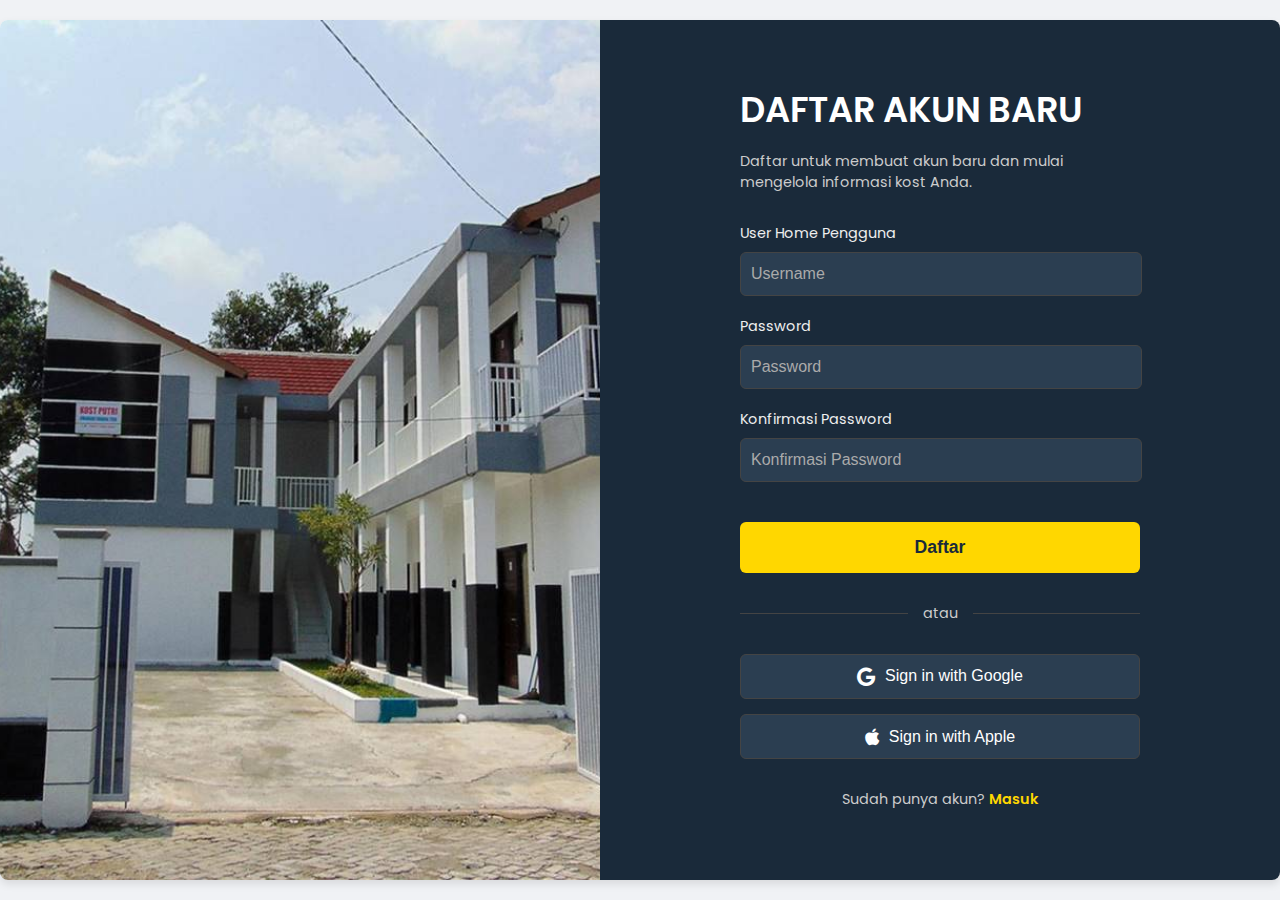
<file: daftar.html>
<!DOCTYPE html>
<html lang="id">
<head>
    <meta charset="UTF-8">
    <meta name="viewport" content="width=device-width, initial-scale=1.0">
    <title>Daftar Akun Baru</title>
    <link rel="stylesheet" href="daftar.css">
    <link rel="preconnect" href="https://fonts.googleapis.com">
    <link rel="preconnect" href="https://fonts.gstatic.com" crossorigin>
    <link href="https://fonts.googleapis.com/css2?family=Poppins:wght@400;600&display=swap" rel="stylesheet">
    <link rel="stylesheet" href="https://cdnjs.cloudflare.com/ajax/libs/font-awesome/6.0.0-beta3/css/all.min.css">
</head>
<body>
    <div class="container">
        <div class="image-section">
            <img src="Img/kos.jpg" alt="Bangunan Kos">
        </div>
        <div class="form-section">
            <div class="form-card">
                <h1>DAFTAR AKUN BARU</h1>
                <p>Daftar untuk membuat akun baru dan mulai mengelola informasi kost Anda.</p>

                <form id="registrationForm">
                    <div class="input-group">
                        <label for="username">User Home Pengguna</label>
                        <input type="text" id="username" placeholder="Username" required>
                    </div>
                    <div class="input-group">
                        <label for="password">Password</label>
                        <input type="password" id="password" placeholder="Password" required>
                    </div>
                    <div class="input-group">
                        <label for="confirmPassword">Konfirmasi Password</label>
                        <input type="password" id="confirmPassword" placeholder="Konfirmasi Password" required>
                    </div>

                    <button type="submit" class="btn-daftar">Daftar</button>
                    <!-- onclick="window.location.href='home.html'" -->

                    <div class="divider">
                        <span></span>
                        <p>atau</p>
                        <span></span>
                    </div>

                    <button type="button" class="btn-social google">
                        <i class="fab fa-google"></i> Sign in with Google
                    </button>
                    <button type="button" class="btn-social apple">
                        <i class="fab fa-apple"></i> Sign in with Apple
                    </button>
                </form>

                <p class="login-link">Sudah punya akun? <a href="login_inkos.html">Masuk</a></p>
            </div>
        </div>
    </div>

    <script src="daftar.js"></script>
</body>
</html>
</file>
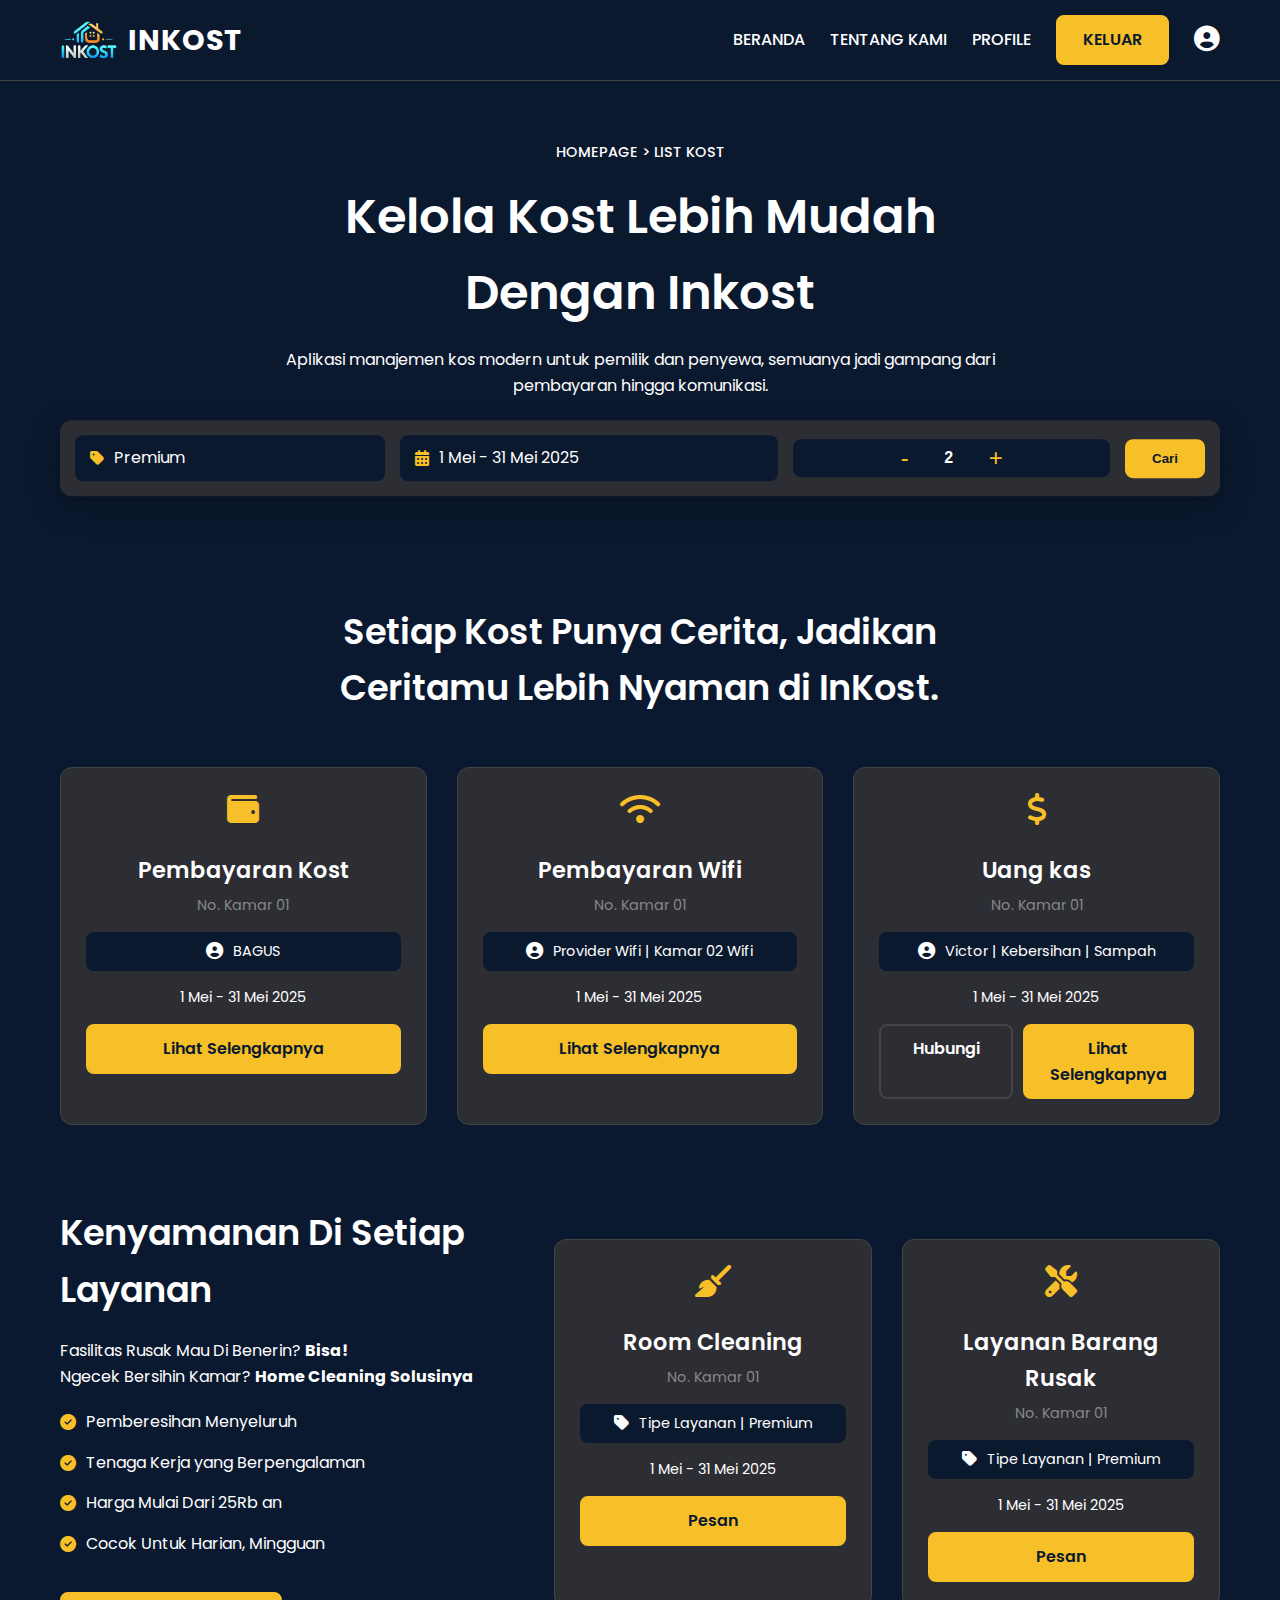
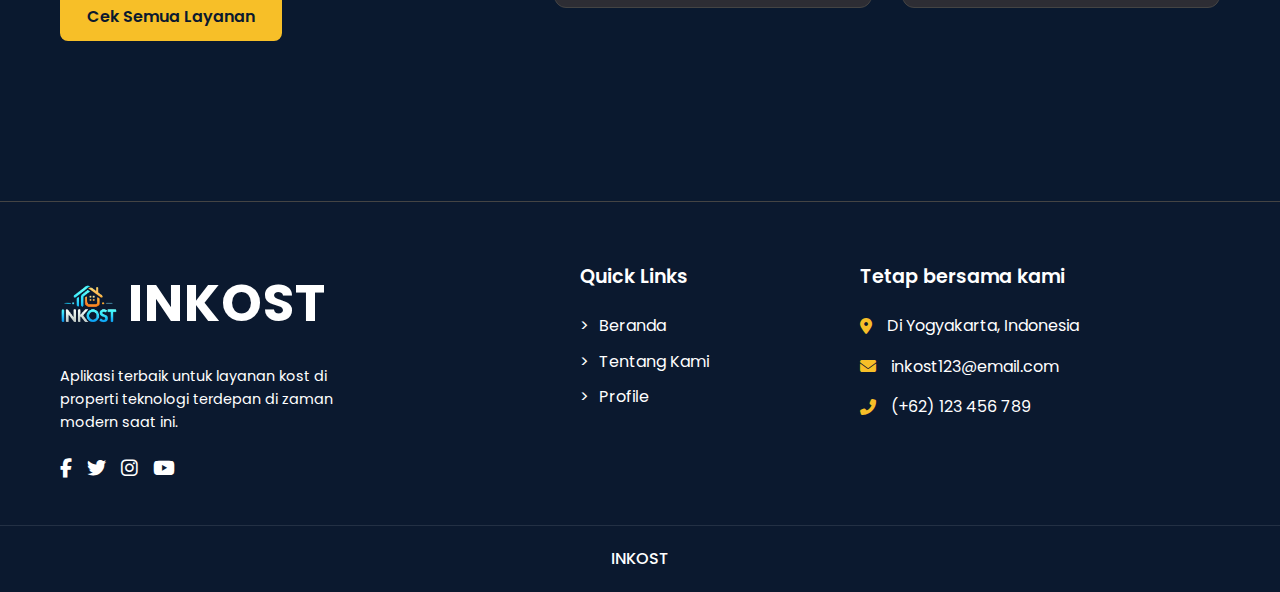
<file: home.html>
<!DOCTYPE html>
<html lang="id">
<head>
    <meta charset="UTF-8">
    <meta name="viewport" content="width=device-width, initial-scale=1.0">
    <title>Kelola Kost - INKOST</title>
    
    <link rel="preconnect" href="https://fonts.googleapis.com">
    <link rel="preconnect" href="https://fonts.gstatic.com" crossorigin>
    <link href="https://fonts.googleapis.com/css2?family=Poppins:wght@400;500;600;700&display=swap" rel="stylesheet">
    
    <link rel="stylesheet" href="https://cdnjs.cloudflare.com/ajax/libs/font-awesome/6.5.2/css/all.min.css">

    <style>
        /* --- Variabel Warna & Reset Dasar --- */
        :root {
            --dark-blue: #0b192f;
            --dark-card: #2d2d34; 
            --light-grey: #f0f2f5;
            --yellow: #f7bf28;
            --white: #ffffff;
            --text-color: #ffffff;
            --text-light: #ffffff;
            --border-color: #444; 
        }

        * {
            margin: 0;
            padding: 0;
            box-sizing: border-box;
        }

        body {
            font-family: 'Poppins', sans-serif;
            color: var(--text-color);
            line-height: 1.6;
            background-color: var(--dark-blue); 
        }
        .container { max-width: 1200px; margin: 0 auto; padding: 0 20px; }
        a { text-decoration: none; color: inherit; }
        ul { list-style: none; }
        h1, h2, h3 { font-weight: 600; color: var(--white); }
        h1{font-size: 3em;} h2{font-size: 2.2em;} h3{font-size: 1.4em;}
        p { color: var(--text-light); }

        /* --- Header --- */
        header { 
            background-color: var(--dark-blue); 
            color: var(--white); 
            padding: 15px 0; 
            position: sticky; 
            top: 0; 
            z-index: 1000; 
            border-bottom: 1px solid var(--border-color); 
        }
        header .container { display: flex; justify-content: space-between; align-items: center; }
        .logo { font-size: 1.8em; font-weight: 700; letter-spacing: 1px; }
        header nav { display: flex; align-items: center; gap: 25px; }
        header nav ul { display: flex; align-items: center; gap: 25px; }
        header nav a { color: var(--white); font-weight: 500; transition: color 0.3s; }
        header nav a:hover { color: var(--yellow); }
        .user-profile-icon { font-size: 1.6rem; }
        .hamburger-menu { display: none; font-size: 1.5rem; background: none; border: none; color: white; cursor: pointer; z-index: 10; }

        /* --- Tombol (Buttons) --- */
        .btn { padding: 10px 25px; border-radius: 8px; font-weight: 600; display: inline-block; text-align: center; transition: all 0.3s; }
        .btn-primary { background-color: var(--yellow); color: var(--dark-blue); border: 2px solid var(--yellow); }
        .btn-primary:hover { background-color: #e0ac24; border-color: #e0ac24; }
        .btn-secondary { background-color: transparent; color: var(--white); border: 2px solid var(--border-color); }
        .btn-secondary:hover { background-color: var(--border-color); }
        .full-width { width: 100%; }

        /* --- Hero Section Halaman Kelola --- */
        .hero-kelola { padding: 60px 0; position: relative; background: url('https://images.unsplash.com/photo-1580587771525-78b9dba3b914?crop=entropy&cs=tinysrgb&fit=max&fm=jpg&ixid=M3w1NTA3ODV8MHwxfGFsbHx8fHx8fHx8fDE3MTgyNTg1NDV8&ixlib=rb-4.0.3&q=80&w=1080') no-repeat center center/cover; }
        .hero-overlay { position: absolute; top: 0; left: 0; width: 100%; height: 100%; background-color: rgba(11, 25, 47, 0.7); }
        .hero-content-kelola { position: relative; z-index: 2; text-align: center; max-width: 800px; margin: 0 auto; }
        .hero-content-kelola .breadcrumbs { margin-bottom: 15px; font-size: 0.9em; font-weight: 500; color: var(--text-light); }
        .hero-content-kelola h1 { margin-bottom: 15px; }

        /* --- Bar Pencarian --- */
        .search-section { padding: 10px 0; background-color: var(--dark-blue); transform: translateY(-50%); margin-bottom: -70px; position: relative; z-index: 5; }
        .search-bar { display: flex; background-color: var(--dark-card); padding: 15px; border-radius: 12px; justify-content: space-between; align-items: center; gap: 15px; box-shadow: 0 10px 30px rgba(0,0,0,0.3); }
        .search-item { display: flex; align-items: center; gap: 10px; padding: 10px 15px; background-color: var(--dark-blue); border-radius: 8px; color: var(--white); flex-grow: 1; }
        .search-item i { color: var(--yellow); }
        .number-input { padding: 0; justify-content: center; }
        .number-input button { background: none; border: none; color: var(--yellow); font-size: 1.5em; cursor: pointer; padding: 5px 15px; }
        .number-input input { background: none; border: none; color: white; width: 30px; text-align: center; font-size: 1em; font-weight: 600; padding: 0; }
        .search-bar > .btn-primary { flex-shrink: 0; }

        /* --- Bagian Konten Utama --- */
        .main-content-area { background-color: #0A192F; /* Sedikit lebih terang dari biru tua */ padding: 120px 0 80px 0;}
        .main-content-area .section-header { text-align: center; max-width: 700px; margin: 0 auto 50px auto; }

        /* --- Kartu Informasi --- */
        .info-cards-grid { display: grid; grid-template-columns: repeat(3, 1fr); gap: 30px; }
        .card-dark { background-color: var(--dark-card); border: 1px solid var(--border-color); border-radius: 12px; padding: 25px; text-align: center; display: flex; flex-direction: column; gap: 15px; }
        .card-header-icon i { font-size: 2em; color: var(--yellow); }
        .card-dark h3 { margin-top: 10px; margin-bottom: -10px; }
        .card-subtitle { font-size: 0.9em; color: #888; }
        .card-user-info { display: flex; align-items: center; justify-content: center; gap: 10px; background-color: var(--dark-blue); padding: 8px; border-radius: 8px; font-size: 0.9em; }
        .card-user-info i { font-size: 1.2em; }
        .card-date { font-size: 0.9em; }
        .card-buttons { display: grid; grid-template-columns: 1fr 1fr; gap: 10px; margin-top: auto; }

        /* --- Bagian Bantuan --- */
        .bantuan-section { padding: 80px 0; }
        .bantuan-grid { display: grid; grid-template-columns: 1fr 1.5fr; gap: 50px; align-items: center; }
        .bantuan-info .subtitle { margin: 20px 0; }
        .bantuan-info ul { list-style: none; }
        .bantuan-info ul li { margin-bottom: 15px; display: flex; align-items: center; gap: 10px; }
        .bantuan-info ul i { color: var(--yellow); }
        .bantuan-info .btn { margin-top: 20px; }
        .bantuan-cards { display: grid; grid-template-columns: 1fr 1fr; gap: 30px; }

        /* --- Footer --- */
        footer { background-color: #0b192f; color: var(--text-light); padding-top: 60px; border-top: 1px solid var(--border-color); }
        .footer-content { display: grid; grid-template-columns: 2fr 1fr 1.5fr; gap: 40px; padding-bottom: 40px; }
        .footer-col .logo { display: inline-block; margin-bottom: 20px; color: var(--white); }
        .footer-col p { font-size: 0.9em; max-width: 300px; }
        .social-icons { margin-top: 20px; display: flex; gap: 15px; }
        .social-icons a { color: var(--text-light); font-size: 1.2em; transition: color 0.3s; }
        .social-icons a:hover { color: var(--yellow); }
        .footer-col h3 { color: var(--white); margin-bottom: 20px; font-size: 1.2em; }
        .footer-col.links ul li { margin-bottom: 10px; }
        .footer-col.links a::before { content: '>'; margin-right: 10px; }
        .footer-col.links a:hover { color: var(--yellow); padding-left: 5px; transition: all 0.3s; }
        .footer-col.contact ul li { display: flex; align-items: center; gap: 15px; margin-bottom: 15px; }
        .footer-col.contact i { color: var(--yellow); }
        .footer-bottom { border-top: 1px solid rgba(255, 255, 255, 0.1); text-align: center; padding: 20px 0; font-weight: 500; }

        /* --- Media Queries untuk Responsivitas --- */
        @media (max-width: 992px) {
            .info-cards-grid { grid-template-columns: 1fr 1fr; }
            .bantuan-grid { grid-template-columns: 1fr; text-align: center; }
            .bantuan-info ul li { justify-content: center; }
            .search-bar { flex-wrap: wrap; }
            .search-item { width: 48%; }
            .search-bar > .btn-primary { width: 100%; margin-top: 10px; }
            .footer-content { grid-template-columns: 1fr; text-align: center; }
            .footer-col p, .footer-col ul { margin: 0 auto; }
            .social-icons, .footer-col.contact ul li { justify-content: center; }
        }

        @media (max-width: 768px) {
            h1 { font-size: 2em !important; } h2 { font-size: 1.8em !important; }

            .hamburger-menu { display: block; }
            header nav { 
                display: none; 
                position: fixed; top: 0; left: 0; width: 100%; height: 100%; 
                background-color: var(--dark-blue); 
                flex-direction: column; justify-content: center; align-items: center; gap: 40px; 
            }
            header nav.active { display: flex; }
            header nav ul { flex-direction: column; gap: 30px; text-align: center; padding: 0;}
            header nav .btn-login { padding: 12px 40px; }
            header nav .user-profile-icon { margin-top: 20px; font-size: 2.5rem;}
            
            .search-item { width: 100%; }
            .info-cards-grid, .bantuan-cards { grid-template-columns: 1fr; }
        }
    </style>
</head>
<body>

    <header>
        <div class="container">
            <a href="home.html" class="logo-container" style="display: flex; align-items: center; text-decoration: none; color: inherit;">
                <img src="Img/logo1.PNG" alt="Inkost Logo" style="height: 40px; margin-right: 10px;">
                
                <span style="font-size: 1.8em; font-weight: 700; letter-spacing: 1px;">INKOST</span>
            </a>
            <nav id="main-nav">
                <ul>
                    <li><a href="home.html">BERANDA</a></li>
                    <li><a href="tentang_kami.html">TENTANG KAMI</a></li>
                    <li><a href="profil_inkos.html">PROFILE</a></li>
                </ul>
                <a href="index.html" class="btn btn-primary btn-login">KELUAR</a>
                <a href="profil_inkos.html" class="user-profile-icon"><i class="fas fa-user-circle"></i></a>
            </nav>
            <button class="hamburger-menu" id="hamburger">
                <i class="fas fa-bars"></i>
            </button>
        </div>
    </header>

    <main>
        <section class="hero-kelola">
            <div class="hero-overlay"></div>
            <div class="container hero-content-kelola">
                <div class="breadcrumbs">
                    <p>HOMEPAGE > LIST KOST</p>
                </div>
                <h1>Kelola Kost Lebih Mudah<br>Dengan Inkost</h1>
                <p>Aplikasi manajemen kos modern untuk pemilik dan penyewa, semuanya jadi gampang dari pembayaran hingga komunikasi.</p>
            </div>
        </section>

        <div class="search-section">
            <div class="container">
                <div class="search-bar">
                    <div class="search-item"><i class="fas fa-tag"></i><span>Premium</span></div>
                    <div class="search-item"><i class="fas fa-calendar-alt"></i><span>1 Mei - 31 Mei 2025</span></div>
                    <div class="search-item number-input"><button>-</button><input type="text" value="2" readonly><button>+</button></div>
                    <button class="btn btn-primary">Cari</button>
                </div>
            </div>
        </div>
        
        <div class="main-content-area">
            <section class="cerita-section">
                <div class="container">
                    <div class="section-header">
                        <h2>Setiap Kost Punya Cerita, Jadikan Ceritamu Lebih Nyaman di InKost.</h2>
                    </div>
                    <div class="info-cards-grid">
                        <div class="card-dark">
                            <div class="card-header-icon"><i class="fas fa-wallet"></i></div>
                            <h3>Pembayaran Kost</h3>
                            <p class="card-subtitle">No. Kamar 01</p>
                            <div class="card-user-info"><i class="fas fa-user-circle"></i><span>BAGUS</span></div>
                            <p class="card-date">1 Mei - 31 Mei 2025</p>
                            <a href="PembayaranKost.html" class="btn btn-primary full-width">Lihat Selengkapnya</a>
                        </div>
                        <div class="card-dark">
                            <div class="card-header-icon"><i class="fas fa-wifi"></i></div>
                            <h3>Pembayaran Wifi</h3>
                            <p class="card-subtitle">No. Kamar 01</p>
                            <div class="card-user-info"><i class="fas fa-user-circle"></i><span>Provider Wifi | Kamar 02 Wifi</span></div>
                            <p class="card-date">1 Mei - 31 Mei 2025</p>
                            <a href="PembayaranWifi.html" class="btn btn-primary full-width">Lihat Selengkapnya</a>
                        </div>
                        <div class="card-dark">
                            <div class="card-header-icon"><i class="fas fa-dollar-sign"></i></div>
                            <h3>Uang kas</h3>
                            <p class="card-subtitle">No. Kamar 01</p>
                            <div class="card-user-info"><i class="fas fa-user-circle"></i><span>Victor | Kebersihan | Sampah</span></div>
                            <p class="card-date">1 Mei - 31 Mei 2025</p>
                            <div class="card-buttons">
                                <a href="#" class="btn btn-secondary">Hubungi</a>
                                <a href="PembayaranKas.html" class="btn btn-primary">Lihat Selengkapnya</a>
                            </div>
                        </div>
                    </div>
                </div>
            </section>

            <section class="bantuan-section">
                <div class="container bantuan-grid">
                    <div class="bantuan-info">
                        <h2>Kenyamanan Di Setiap Layanan</h2>
                        <p class="subtitle">Fasilitas Rusak Mau Di Benerin? <strong>Bisa!</strong><br>Ngecek Bersihin Kamar? <strong>Home Cleaning Solusinya</strong></p>
                        <ul>
                            <li><i class="fas fa-check-circle"></i> Pemberesihan Menyeluruh</li>
                            <li><i class="fas fa-check-circle"></i> Tenaga Kerja yang Berpengalaman</li>
                            <li><i class="fas fa-check-circle"></i> Harga Mulai Dari 25Rb an</li>
                            <li><i class="fas fa-check-circle"></i> Cocok Untuk Harian, Mingguan</li>
                        </ul>
                        <a href="#" class="btn btn-primary">Cek Semua Layanan</a>
                    </div>
                    <div class="bantuan-cards">
                        <div class="card-dark">
                            <div class="card-header-icon"><i class="fas fa-broom"></i></div>
                            <h3>Room Cleaning</h3>
                            <p class="card-subtitle">No. Kamar 01</p>
                            <div class="card-user-info"><i class="fas fa-tag"></i><span>Tipe Layanan | Premium</span></div>
                            <p class="card-date">1 Mei - 31 Mei 2025</p>
                            <a href="#" class="btn btn-primary full-width" id="btn-home-cleaning">Pesan</a>
                        </div>
                        <div class="card-dark">
                            <div class="card-header-icon"><i class="fas fa-tools"></i></div>
                            <h3>Layanan Barang Rusak</h3>
                            <p class="card-subtitle">No. Kamar 01</p>
                            <div class="card-user-info"><i class="fas fa-tag"></i><span>Tipe Layanan | Premium</span></div>
                            <p class="card-date">1 Mei - 31 Mei 2025</p>
                            <a href="#" class="btn btn-primary full-width" id="btn-layanan-rusak">Pesan</a>
                        </div>
                    </div>
                </div>
            </section>
        </div>
    </main>

    <footer>
        <div class="container footer-content">
            <div class="footer-col about">
                <a href="home.html" class="logo"style="display: flex; align-items: center; text-decoration: none; color: inherit;">
                    <img src="Img/logo1.PNG" alt="Inkost Logo" style="height: 40px; margin-right: 10px;">
                    <span style="font-size: 1.8em; font-weight: 700; letter-spacing: 1px;">INKOST</span></a>
                <p>Aplikasi terbaik untuk layanan kost di properti teknologi terdepan di zaman modern saat ini.</p><div class="social-icons"><a href="#"><i class="fab fa-facebook-f"></i></a><a href="#"><i class="fab fa-twitter"></i></a><a href="#"><i class="fab fa-instagram"></i></a><a href="#"><i class="fab fa-youtube"></i></a></div></div>
            <div class="footer-col links"><h3>Quick Links</h3><ul><li><a href="#">Beranda</a></li><li><a href="#">Tentang Kami</a></li><li><a href="#">Profile</a></li></ul></div>
            <div class="footer-col contact"><h3>Tetap bersama kami</h3><ul><li><i class="fas fa-map-marker-alt"></i> Di Yogyakarta, Indonesia</li><li><i class="fas fa-envelope"></i> inkost123@email.com</li><li><i class="fas fa-phone-alt"></i> (+62) 123 456 789</li></ul></div>
        </div>
        <div class="footer-bottom"><p>INKOST</p></div>
    </footer>


    <script>
    document.addEventListener('DOMContentLoaded', () => {
        const hamburger = document.getElementById('hamburger');
        const navMenu = document.getElementById('main-nav');
        if (hamburger && navMenu) {
            hamburger.addEventListener('click', () => {
                navMenu.classList.toggle('active');
            });
        }

        // --- TAMBAHAN KODE UNTUK TOMBOL PESAN ---
        const btnHomeCleaning = document.getElementById('btn-home-cleaning');
        const btnLayananRusak = document.getElementById('btn-layanan-rusak');

        if (btnHomeCleaning) {
            btnHomeCleaning.addEventListener('click', (event) => {
                event.preventDefault(); // Mencegah link default behavior (melompat ke #)
                alert("Pesanan layanan Anda berhasil!");
            });
        }

        if (btnLayananRusak) {
            btnLayananRusak.addEventListener('click', (event) => {
                event.preventDefault(); // Mencegah link default behavior (melompat ke #)
                alert("Pesanan layanan Anda berhasil!");
            });
        }
        // ------------------------------------------
    });
    </script>

</body>
</html>
</file>
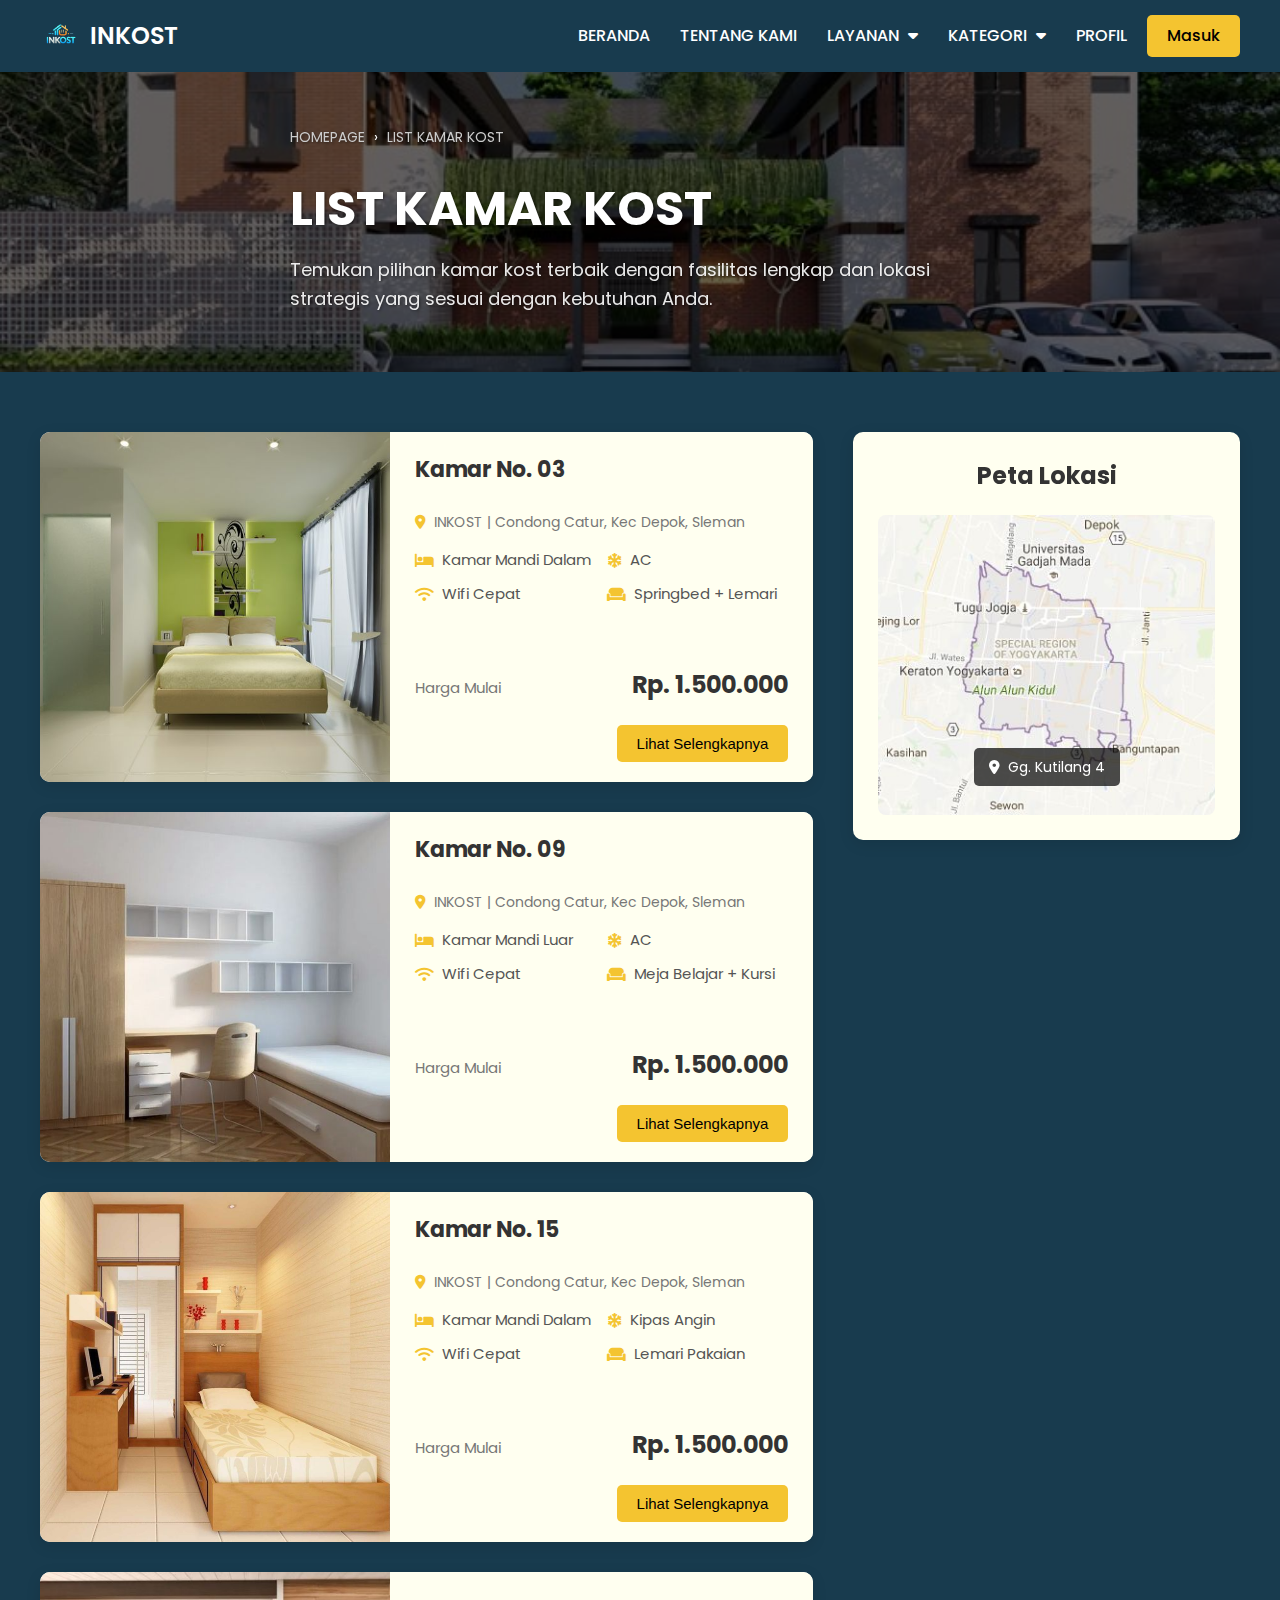
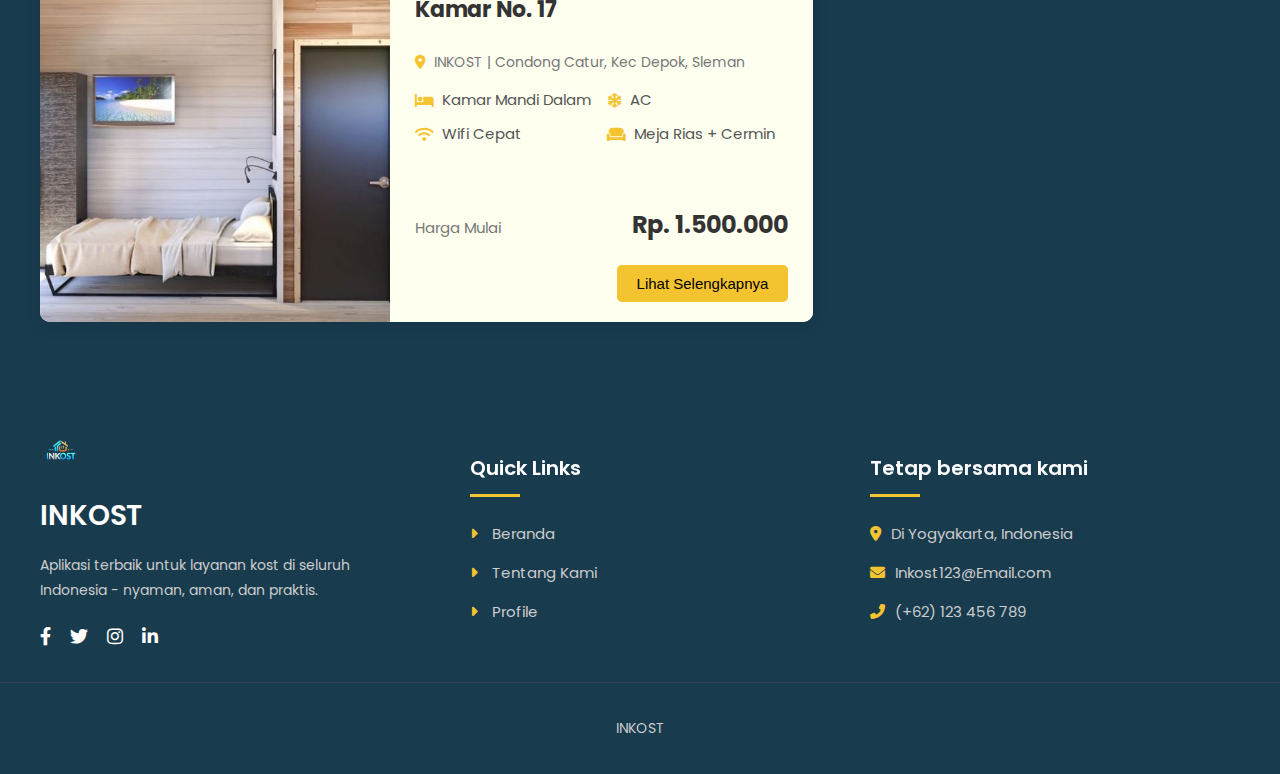
<file: ListKost.html>
<!DOCTYPE html>
<html lang="en">

<head>
    <meta charset="UTF-8">
    <meta name="viewport" content="width=device-width, initial-scale=1.0">
    <title>List Kamar Kost - INKOST</title>
    <link rel="stylesheet" href="Lkost.css">
    <link rel="stylesheet" href="https://cdnjs.cloudflare.com/ajax/libs/font-awesome/6.0.0-beta3/css/all.min.css">
    <link href="https://fonts.googleapis.com/css2?family=Poppins:wght@300;400;500;600;700&display=swap"
        rel="stylesheet">
</head>

<body>
    <header class="header">
        <div class="container">
            <div class="logo">
                <img src="Img/INKOST.png" alt="INKOST Logo"> <span>INKOST</span>
            </div>
            <nav class="navbar">
                <ul>
                    <li><a href="index.html">BERANDA</a></li>
                    <li><a href="tentang_kami.html">TENTANG KAMI</a></li>
                    <li class="dropdown">
                        <a href="#">LAYANAN <i class="fas fa-caret-down"></i></a>
                        <div class="dropdown-content">
                            <a href="#">Pengaduan</a>
                            <a href="#">Keamanan</a>
                            <a href="#">Kebersihan</a>
                        </div>
                    </li>
                    <li class="dropdown">
                        <a href="#">KATEGORI <i class="fas fa-caret-down"></i></a>
                        <div class="dropdown-content">
                            <a href="ListKost.html">Kamar Mandi Dalam</a>
                            <a href="ListKost.html">Kamar Mandi Luar</a>
                        </div>
                    </li>
                </ul>
            </nav>
            <div class="top-right-nav">
                <a href="#" class="profile-link">PROFIL</a>
                <a href="#" class="logout-btn">Masuk</a>
                <button class="hamburger-menu" aria-label="Toggle Navigation">
                    <span class="bar"></span>
                    <span class="bar"></span>
                    <span class="bar"></span>
                </button>
            </div>
        </div>
    </header>

    <section class="hero">
        <div class="hero-overlay"></div>
        <div class="container hero-content">
            <p class="breadcrumb">HOMEPAGE <span>&rsaquo;</span> LIST KAMAR KOST</p>
            <h1>LIST KAMAR KOST</h1>
            <p class="hero-description">Temukan pilihan kamar kost terbaik dengan fasilitas lengkap dan lokasi strategis
                yang sesuai dengan kebutuhan Anda.
            </p>
        </div>
    </section>

    <section class="main-content-wrapper">
        <div class="container main-content-grid">
            <div class="room-listings">
                <div class="room-card">
                    <div class="room-image">
                        <img src="Img/3.jpeg" alt="Kamar No. 03">
                    </div>
                    <div class="room-details">
                        <h3>Kamar No. 03</h3>
                        <p class="location-info"><i class="fas fa-map-marker-alt"></i> INKOST | Condong Catur, Kec
                            Depok, Sleman</p>
                        <ul class="features">
                            <li><i class="fas fa-bed"></i> Kamar Mandi Dalam</li>
                            <li><i class="fas fa-snowflake"></i> AC</li>
                            <li><i class="fas fa-wifi"></i> Wifi Cepat</li>
                            <li><i class="fas fa-couch"></i> Springbed + Lemari</li>
                        </ul>
                        <div class="price-info">
                            <p>Harga Mulai</p>
                            <p class="price">Rp. 1.500.000</p>
                        </div>
                        <button class="view-details-btn">Lihat Selengkapnya</button>
                    </div>
                </div>

                <div class="room-card">
                    <div class="room-image">
                        <img src="Img/2.jpeg" alt="Kamar No. 09">
                    </div>
                    <div class="room-details">
                        <h3>Kamar No. 09</h3>
                        <p class="location-info"><i class="fas fa-map-marker-alt"></i> INKOST | Condong Catur, Kec
                            Depok, Sleman</p>
                        <ul class="features">
                            <li><i class="fas fa-bed"></i> Kamar Mandi Luar</li>
                            <li><i class="fas fa-snowflake"></i> AC</li>
                            <li><i class="fas fa-wifi"></i> Wifi Cepat</li>
                            <li><i class="fas fa-couch"></i> Meja Belajar + Kursi</li>
                        </ul>
                        <div class="price-info">
                            <p>Harga Mulai</p>
                            <p class="price">Rp. 1.500.000</p>
                        </div>
                        <button class="view-details-btn">Lihat Selengkapnya</button>
                    </div>
                </div>

                <div class="room-card">
                    <div class="room-image">
                        <img src="Img/1.jpeg" alt="Kamar No. 15">
                    </div>
                    <div class="room-details">
                        <h3>Kamar No. 15</h3>
                        <p class="location-info"><i class="fas fa-map-marker-alt"></i> INKOST | Condong Catur, Kec
                            Depok, Sleman</p>
                        <ul class="features">
                            <li><i class="fas fa-bed"></i> Kamar Mandi Dalam</li>
                            <li><i class="fas fa-snowflake"></i> Kipas Angin</li>
                            <li><i class="fas fa-wifi"></i> Wifi Cepat</li>
                            <li><i class="fas fa-couch"></i> Lemari Pakaian</li>
                        </ul>
                        <div class="price-info">
                            <p>Harga Mulai</p>
                            <p class="price">Rp. 1.500.000</p>
                        </div>
                        <button class="view-details-btn">Lihat Selengkapnya</button>
                    </div>
                </div>

                <div class="room-card">
                    <div class="room-image">
                        <img src="Img/5.jpeg" alt="Kamar No. 17">
                    </div>
                    <div class="room-details">
                        <h3>Kamar No. 17</h3>
                        <p class="location-info"><i class="fas fa-map-marker-alt"></i> INKOST | Condong Catur, Kec
                            Depok, Sleman</p>
                        <ul class="features">
                            <li><i class="fas fa-bed"></i> Kamar Mandi Dalam</li>
                            <li><i class="fas fa-snowflake"></i> AC</li>
                            <li><i class="fas fa-wifi"></i> Wifi Cepat</li>
                            <li><i class="fas fa-couch"></i> Meja Rias + Cermin</li>
                        </ul>
                        <div class="price-info">
                            <p>Harga Mulai</p>
                            <p class="price">Rp. 1.500.000</p>
                        </div>
                        <button class="view-details-btn">Lihat Selengkapnya</button>
                    </div>
                </div>
            </div>

            <div class="map-section">
                <h2>Peta Lokasi</h2>
                <div class="map-placeholder">
                    <img src="Img/maps.jpeg" alt="Peta Lokasi Kost">
                    <p class="map-address"><i class="fas fa-map-marker-alt"></i> Gg. Kutilang 4</p>
                </div>
            </div>
        </div>
    </section>

    <footer class="footer">
        <div class="container footer-content">
            <div class="footer-logo">
                <img src="Img/INKOST.png" alt="INKOST Logo"> <span>INKOST</span>
                <p>Aplikasi terbaik untuk layanan kost di seluruh Indonesia - nyaman, aman, dan praktis.</p>
                <div class="social-icons">
                    <a href="#"><i class="fab fa-facebook-f"></i></a>
                    <a href="#"><i class="fab fa-twitter"></i></a>
                    <a href="#"><i class="fab fa-instagram"></i></a>
                    <a href="#"><i class="fab fa-linkedin-in"></i></a>
                </div>
            </div>
            <div class="quick-links">
                <h3>Quick Links</h3>
                <ul>
                    <li><a href="#"><i class="fas fa-caret-right"></i> Beranda</a></li>
                    <li><a href="#"><i class="fas fa-caret-right"></i> Tentang Kami</a></li>
                    <li><a href="#"><i class="fas fa-caret-right"></i> Profile</a></li>
                </ul>
            </div>
            <div class="contact-info">
                <h3>Tetap bersama kami</h3>
                <ul>
                    <li><i class="fas fa-map-marker-alt"></i> Di Yogyakarta, Indonesia</li>
                    <li><i class="fas fa-envelope"></i> Inkost123@Email.com</li>
                    <li><i class="fas fa-phone-alt"></i> (+62) 123 456 789</li>
                </ul>
            </div>
        </div>
        <div class="footer-bottom">
            <p>INKOST</p>
        </div>
    </footer>

    <script>
        // JavaScript untuk Toggle Hamburger Menu dan Dropdown
        document.addEventListener('DOMContentLoaded', function () {
            const hamburger = document.querySelector('.hamburger-menu');
            const navbar = document.querySelector('.navbar');
            const dropdowns = document.querySelectorAll('.dropdown');

            hamburger.addEventListener('click', function () {
                navbar.classList.toggle('active');
                hamburger.classList.toggle('active'); // Untuk animasi hamburger
            });

            dropdowns.forEach(dropdown => {
                dropdown.addEventListener('click', function () {
                    this.classList.toggle('active');
                });
            });
        });
    </script>
</body>

</html>
</file>
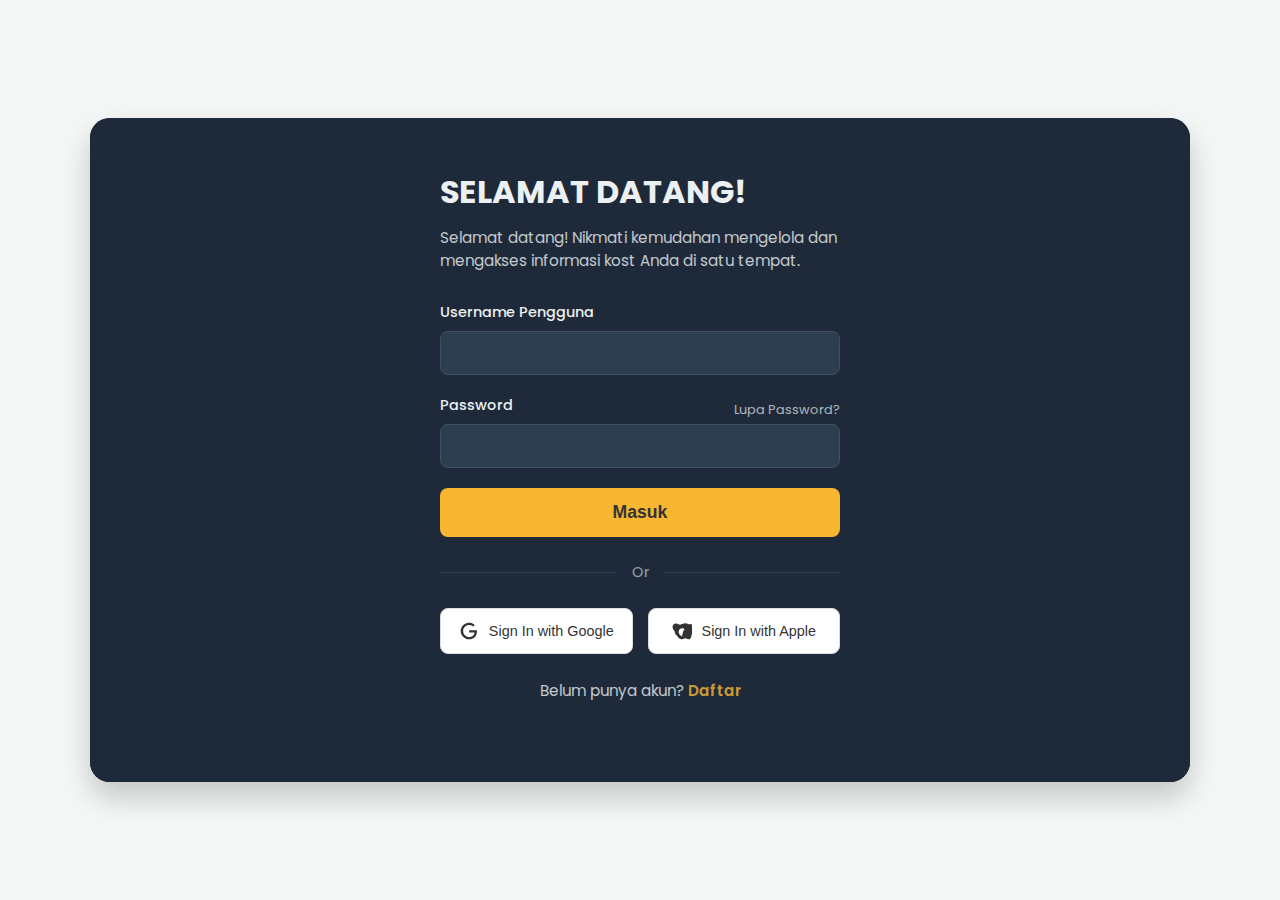
<file: login_inkos.html>
<!DOCTYPE html>
<html lang="id">
<head>
    <meta charset="UTF-8">
    <meta name="viewport" content="width=device-width, initial-scale=1.0">
    <title>Selamat Datang!</title>
    <link rel="stylesheet" href="login.css">
    <link rel="preconnect" href="https://fonts.googleapis.com">
    <link rel="preconnect" href="https://fonts.gstatic.com" crossorigin>
    <link href="https://fonts.googleapis.com/css2?family=Poppins:wght@400;500;600;700&display=swap" rel="stylesheet">
</head>
<body>

    <div class="login-container">
        <div class="form-section">
            <div class="form-wrapper">
                <h1>SELAMAT DATANG!</h1>
                <p>Selamat datang! Nikmati kemudahan mengelola dan mengakses informasi kost Anda di satu tempat.</p>

                <form action="#">
                    <div class="input-group">
                        <label for="username">Username Pengguna</label>
                        <input type="text" id="username" name="username">
                    </div>

                    <div class="input-group">
                        <div class="password-header">
                            <label for="password">Password</label>
                            <a href="#" class="forgot-password">Lupa Password?</a>
                        </div>
                        <input type="password" id="password" name="password">
                    </div>

                    <button type="button" class="btn-login" onclick="window.location.href='home.html'">Masuk</button>
                </form>

                <div class="separator">
                    <span>Or</span>
                </div>

                <div class="social-login">
                    <button class="btn-social">
                        <svg xmlns="http://www.w3.org/2000/svg" width="20" height="20" viewBox="0 0 24 24"><path fill="currentColor" d="M21.35,11.1H12.18V13.83H18.69C18.36,17.64 15.19,19.27 12.19,19.27C8.36,19.27 5,16.25 5,12C5,7.75 8.36,4.73 12.19,4.73C15.28,4.73 17.1,6.7 17.1,6.7L19,4.72C19,4.72 16.56,2 12.19,2C6.42,2 2.03,6.8 2.03,12C2.03,17.2 6.42,22 12.19,22C17.96,22 21.54,18.27 21.54,12.33C21.54,11.76 21.48,11.43 21.35,11.1Z"/></svg>
                        <span>Sign In with Google</span>
                    </button>
                    <button class="btn-social">
                        <svg xmlns="http://www.w3.org/2000/svg" width="20" height="20" viewBox="0 0 24 24"><path fill="currentColor" d="M19.3,3.87A4.2,4.2,0,0,0,14.65,3c-2.3,0-4,1.57-5.1,1.57S7.35,3,5,3A4.33,4.33,0,0,0,.65,7.23,6.44,6.44,0,0,0,3.3,12.5,5.65,5.65,0,0,0,6,17.77c1.3,2.17,3.3,4.2,5.5,4.2s2.7-1.3,4.4-1.3,2.8,1.3,4.4,1.3,3.2-2.33,3.2-5.77A4.83,4.83,0,0,0,19.3,3.87ZM12,18.17c-1.3,0-2.3-.9-3.2-2.17a9.38,9.38,0,0,1,-.8-3.4,4.23,4.23,0,0,1,3.4-3.77c.4-.07,2.2-.37,3.8,1.1C13.2,11.1,12.3,18.17,12,18.17Z"/></svg>
                        <span>Sign In with Apple</span>
                    </button>
                </div>

                <div class="signup-link">
                    <p>Belum punya akun? <a href="daftar.html">Daftar</a></p>
                </div>
            </div>
        </div>

        <!-- <div class="image-section">
            <img src="image_7f4952.jpg" alt="Foto gedung kost">
            </div> -->
    </div>

</body>
</html>
</file>
<file: daftar.css>
/* General Styling */
body {
    font-family: 'Poppins', sans-serif;
    margin: 0;
    padding: 0;
    display: flex;
    justify-content: center;
    align-items: center;
    min-height: 100vh;
    background-color: #f0f2f5; /* Light background for the overall page */
    color: #333;
}

.container {
    display: flex;
    width: 100%;
    height: 100%;
    max-width: 1500px; /* Max width for the entire layout */
    background-color: #fff;
    box-shadow: 0 4px 8px rgba(0, 0, 0, 0.1);
    border-radius: 8px;
    overflow: hidden;
    min-height: 700px; /* Adjust as needed */
}

/* Image Section */
.image-section {
    flex: 1;
    display: flex;
    justify-content: center;
    align-items: center;
    background-color: #eee; /* Placeholder background */
    overflow: hidden;
}

.image-section img {
    width: 100%;
    height: 100%;
    object-fit: cover; /* Ensures the image covers the area */
}

/* Form Section */
.form-section {
    flex: 1;
    display: flex;
    justify-content: center;
    align-items: center;
    background-color: #1a2a3a; /* Dark blue background as in the image */
    color: #fff;
    padding: 40px;
}

.form-card {
    width: 100%;
    max-width: 400px; /* Max width for the form content */
    text-align: left;
}

.form-card h1 {
    font-size: 2.2em;
    margin-bottom: 10px;
    font-weight: 600;
}

.form-card p {
    font-size: 0.9em;
    margin-bottom: 30px;
    color: #ccc;
}

.input-group {
    margin-bottom: 20px;
}

.input-group label {
    display: block;
    margin-bottom: 8px;
    font-size: 0.9em;
    color: #eee;
}

.input-group input {
    width: calc(100% - 20px); /* Adjust for padding */
    padding: 12px 10px;
    border: 1px solid #444;
    border-radius: 6px;
    background-color: #2b3e51; /* Darker input background */
    color: #fff;
    font-size: 1em;
    outline: none;
    transition: border-color 0.3s ease;
}

.input-group input::placeholder {
    color: #aaa;
}

.input-group input:focus {
    border-color: #ffd700; /* Gold color on focus */
}

.btn-daftar {
    width: 100%;
    padding: 15px;
    background-color: #ffd700; /* Gold color for register button */
    color: #1a2a3a; /* Dark blue text */
    border: none;
    border-radius: 6px;
    font-size: 1.1em;
    font-weight: 600;
    cursor: pointer;
    transition: background-color 0.3s ease, color 0.3s ease;
    margin-top: 20px;
}

.btn-daftar:hover {
    background-color: #e6c200; /* Slightly darker gold on hover */
}

.divider {
    display: flex;
    align-items: center;
    text-align: center;
    margin: 30px 0;
    color: #aaa;
}

.divider span {
    flex-grow: 1;
    height: 1px;
    background-color: #444;
}

.divider p {
    margin: 0 15px;
    font-size: 0.9em;
}

.btn-social {
    width: 100%;
    padding: 12px;
    border: 1px solid #444;
    border-radius: 6px;
    background-color: #2b3e51;
    color: #fff;
    font-size: 1em;
    cursor: pointer;
    display: flex;
    align-items: center;
    justify-content: center;
    margin-bottom: 15px;
    transition: background-color 0.3s ease, border-color 0.3s ease;
}

.btn-social i {
    margin-right: 10px;
    font-size: 1.2em;
}

.btn-social.google:hover {
    background-color: #dd4b39; /* Google red */
    border-color: #dd4b39;
}

.btn-social.apple:hover {
    background-color: #000; /* Apple black */
    border-color: #000;
}

.login-link {
    text-align: center;
    margin-top: 30px;
    font-size: 0.9em;
    color: #ccc;
}

.login-link a {
    color: #ffd700;
    text-decoration: none;
    font-weight: 600;
}

.login-link a:hover {
    text-decoration: underline;
}

/* Notification Styling */
.notification {
    position: fixed;
    top: 20px;
    right: 20px;
    background-color: #4CAF50; /* Green for success */
    color: white;
    padding: 15px 25px;
    border-radius: 8px;
    box-shadow: 0 4px 10px rgba(0, 0, 0, 0.2);
    opacity: 0;
    transition: opacity 0.5s ease-in-out;
    z-index: 1000;
}

.notification.show {
    opacity: 1;
}


/* Responsive Design */
@media (max-width: 992px) {
    .container {
        flex-direction: column; /* Stack sections vertically */
        max-width: 600px; /* Adjust max-width for tablet */
        min-height: auto; /* Allow height to adjust */
    }

    .image-section {
        height: 300px; /* Fixed height for image on smaller screens */
    }

    .form-section {
        padding: 30px;
    }

    .form-card {
        max-width: 100%; /* Take full width within its padding */
    }
}

@media (max-width: 768px) {
    .form-section {
        padding: 20px;
    }

    .form-card h1 {
        font-size: 1.8em;
    }
}

@media (max-width: 576px) {
    body {
        padding: 15px; /* Add some padding to the body on very small screens */
    }
    .container {
        border-radius: 0; /* No border-radius on very small screens to fit edge to edge */
        box-shadow: none; /* No shadow */
        width: 100%;
    }
    .form-section {
        padding: 20px 15px;
    }
    .form-card h1 {
        font-size: 1.5em;
    }
    .form-card p {
        font-size: 0.8em;
    }
    .input-group input {
        padding: 10px;
    }
    .btn-daftar, .btn-social {
        padding: 12px;
        font-size: 1em;
    }
}
</file>
<file: login.css>
/* CSS Variables untuk warna */
:root {
    --primary-bg: #1e2a3a;
    --secondary-bg: #2c3e50;
    --accent-color: #f7b731;
    --text-light: #ecf0f1;
    --text-dark: #333;
    --border-color: #3e5062;
}

/* Reset dan Pengaturan Dasar */
* {
    margin: 0;
    padding: 0;
    box-sizing: border-box;
}

body {
    font-family: 'Poppins', sans-serif;
    background-color: #f4f7f6;
    color: var(--text-light);
    display: flex;
    justify-content: center;
    align-items: center;
    min-height: 100vh;
    padding: 20px;
}

.login-container {
    display: flex;
    width: 100%;
    max-width: 1100px;
    background-color: var(--primary-bg);
    border-radius: 20px;
    overflow: hidden;
    box-shadow: 0 15px 30px rgba(0, 0, 0, 0.2);
}

/* Bagian Kiri: Form */
.form-section {
    flex-basis: 100%;
    background-color: var(--primary-bg);
    padding: 50px 60px;
    display: flex;
    flex-direction: column;
    justify-content: center;
}

.form-wrapper {
    width: 100%;
    max-width: 400px;
    margin: 0 auto;
}

.form-section h1 {
    font-size: 2rem;
    font-weight: 700;
    margin-bottom: 10px;
    color: var(--text-light);
}

.form-section p {
    font-size: 0.95rem;
    margin-bottom: 30px;
    color: var(--text-light);
    opacity: 0.8;
}

.input-group {
    margin-bottom: 20px;
}

.input-group label {
    display: block;
    font-size: 0.9rem;
    margin-bottom: 8px;
    font-weight: 500;
    color: var(--text-light);
}

.password-header {
    display: flex;
    justify-content: space-between;
    align-items: center;
}

.forgot-password {
    font-size: 0.8rem;
    color: var(--text-light);
    text-decoration: none;
    opacity: 0.7;
    transition: opacity 0.3s;
}

.forgot-password:hover {
    opacity: 1;
}

.input-group input {
    width: 100%;
    padding: 12px 15px;
    border: 1px solid var(--border-color);
    border-radius: 8px;
    background-color: var(--secondary-bg);
    color: var(--text-light);
    font-size: 1rem;
}

.input-group input:focus {
    outline: none;
    border-color: var(--accent-color);
}

.btn-login {
    width: 100%;
    padding: 14px;
    border: none;
    border-radius: 8px;
    background-color: var(--accent-color);
    color: var(--text-dark);
    font-size: 1.1rem;
    font-weight: 600;
    cursor: pointer;
    transition: background-color 0.3s;
}

.btn-login:hover {
    background-color: #f8c85a;
}

.separator {
    display: flex;
    align-items: center;
    text-align: center;
    color: var(--text-light);
    opacity: 0.6;
    margin: 25px 0;
}

.separator::before,
.separator::after {
    content: '';
    flex: 1;
    border-bottom: 1px solid var(--border-color);
}

.separator span {
    padding: 0 15px;
    font-size: 0.9rem;
}

.social-login {
    display: flex;
    gap: 15px;
    margin-bottom: 25px;
}

.btn-social {
    flex: 1;
    display: flex;
    align-items: center;
    justify-content: center;
    gap: 10px;
    padding: 12px;
    background-color: #fff;
    color: var(--text-dark);
    border: 1px solid #ddd;
    border-radius: 8px;
    font-size: 0.9rem;
    font-weight: 500;
    cursor: pointer;
    transition: background-color 0.3s;
}

.btn-social:hover {
    background-color: #f9f9f9;
}

.signup-link {
    text-align: center;
    font-size: 0.9rem;
}

.signup-link a {
    color: var(--accent-color);
    text-decoration: none;
    font-weight: 600;
}

/* Bagian Kanan: Gambar */
.image-section {
    flex-basis: 50%;
    position: relative;
}

.image-section img {
    width: 100%;
    height: 100%;
    object-fit: cover;
    display: block;
}

/* Desain Responsif */
@media (max-width: 850px) {
    .login-container {
        flex-direction: column;
        max-width: 500px;
    }

    /* Sembunyikan gambar pada layar kecil */
    .image-section {
        display: none;
    }

    .form-section {
        flex-basis: 100%;
        padding: 40px 30px;
    }
}

@media (max-width: 480px) {
    .social-login {
        flex-direction: column;
    }

    .form-section {
        padding: 30px 20px;
    }

    .form-section h1 {
        font-size: 1.8rem;
    }
}
</file>
<file: Lkost.css>
/* ========================================================= */
/* Global Styles & Reset */
/* ========================================================= */
body {
    font-family: 'Poppins', sans-serif;
    margin: 0;
    padding: 0;
    box-sizing: border-box;
    background-color: #f4f7f6;
    /* Light gray background */
    color: #333;
    /* Dark gray for general text */
    line-height: 1.6;
}

.container {
    max-width: 1200px;
    margin: 0 auto;
    padding: 0 20px;
    /* Padding for horizontal spacing */
}

a {
    text-decoration: none;
    color: inherit;
}

ul {
    list-style: none;
    padding: 0;
    margin: 0;
}

/* Clearfix for floats (if any, good practice) */
.clearfix::after {
    content: "";
    display: table;
    clear: both;
}

/* ========================================================= */
/* Header Section */
/* ========================================================= */
.header {
    background-color: #183b4e;
    /* Dark blue/gray */
    color: #fff;
    padding: 15px 0;
    position: relative;
    z-index: 1000;
    /* Ensure header is on top */
}

.header .container {
    display: flex;
    justify-content: space-between;
    align-items: center;
    flex-wrap: wrap;
    /* Allows items to wrap onto new lines on smaller screens */
}

.header .logo {
    display: flex;
    align-items: center;
    font-size: 24px;
    font-weight: 600;
    flex-shrink: 0;
    /* Prevents logo from shrinking */
    color: #fff;
}

.header .logo img {
    height: 40px;
    /* Adjust logo size */
    margin-right: 10px;
}

/* Navigation Bar */
.header .navbar {
    flex-grow: 1;
    /* Allows navbar to take available space */
    display: flex;
    justify-content: flex-end;
    /* Pushes nav items to the right */
}

.header .navbar ul {
    display: flex;
    align-items: center;
}

.header .navbar ul li {
    margin-left: 30px;
    position: relative;
    /* Needed for dropdown positioning */
}

.header .navbar ul li a {
    color: #fff;
    font-weight: 500;
    padding: 5px 0;
    /* Add padding for better click area */
    transition: color 0.3s ease;
    white-space: nowrap;
    /* Prevent text wrapping */
}

.header .navbar ul li a:hover {
    color: #f4c430;
    /* Blue hover effect */
}

/* Dropdown Menu Styles */
.dropdown-content {
    display: none;
    /* Hidden by default */
    position: absolute;
    background-color: #1a2a3a;
    /* Same as header background */
    min-width: 160px;
    box-shadow: 0px 8px 16px 0px rgba(0, 0, 0, 0.2);
    z-index: 1;
    border-radius: 5px;
    overflow: hidden;
    /* For rounded corners */
    left: 0;
    /* Align dropdown to the left of parent */
    top: 100%;
    /* Position below the parent link */
    margin-top: 5px;
    /* Small gap */
}

.dropdown-content a {
    color: #f4c430;
    padding: 12px 16px;
    text-decoration: none;
    display: block;
    text-align: left;
    transition: background-color 0.3s ease;
}

.dropdown-content a:hover {
    background-color: black;
    /* Hover color for dropdown items */
}

.dropdown:hover .dropdown-content,
.dropdown.active .dropdown-content {
    /* Show dropdown on hover (desktop) or active class (mobile JS) */
    display: block;
}

.dropdown a i.fa-caret-down {
    margin-left: 5px;
    transition: transform 0.3s ease;
}

.dropdown.active a i.fa-caret-down {
    transform: rotate(180deg);
    /* Rotate arrow when dropdown is active */
}

/* Top Right Navigation (Profile & Logout) */
.top-right-nav {
    display: flex;
    align-items: center;
    margin-left: 30px;
    /* Space from the main navbar */
    flex-shrink: 0;
    /* Prevent shrinking */
}

.top-right-nav .profile-link {
    color: #fff;
    font-weight: 500;
    margin-right: 20px;
    transition: color 0.3s ease;
    white-space: nowrap;
}

.top-right-nav .profile-link:hover {
    color: #f4c430;
}

.top-right-nav .logout-btn {
    background-color: #f4c430;
    /* Blue button */
    padding: 8px 20px;
    border-radius: 5px;
    color: black;
    font-weight: 500;
    transition: background-color 0.3s ease;
}

.top-right-nav .logout-btn:hover {
    background-color: #fff;
    /* Darker blue on hover */
}

/* Hamburger Menu Icon */
.hamburger-menu {
    display: none;
    /* Hidden by default on desktop */
    background: none;
    border: none;
    cursor: pointer;
    padding: 10px;
    position: relative;
    z-index: 1001;
    /* Ensure it's on top */
    margin-left: 20px;
}

.hamburger-menu .bar {
    display: block;
    width: 25px;
    height: 3px;
    background-color: #fff;
    margin: 5px auto;
    transition: all 0.3s ease-in-out;
}

/* Hamburger Menu Animation */
.hamburger-menu.active .bar:nth-child(2) {
    opacity: 0;
    /* Middle bar fades out */
}

.hamburger-menu.active .bar:nth-child(1) {
    transform: translateY(8px) rotate(45deg);
    /* Top bar rotates */
}

.hamburger-menu.active .bar:nth-child(3) {
    transform: translateY(-8px) rotate(-45deg);
    /* Bottom bar rotates */
}


/* ========================================================= */
/* Hero Section */
/* ========================================================= */
.hero {
    position: relative;
    height: 300px;
    /* Fixed height for the hero section */
    background-image: url('Img/Malikamila.jpg');
    /* Replace with your background image */
    background-size: cover;
    background-position: center;
    display: flex;
    align-items: center;
    /* Vertically center content */
    color: #fff;
    text-shadow: 1px 1px 3px rgba(0, 0, 0, 0.5);
    /* Text shadow for readability */
}

.hero-overlay {
    position: absolute;
    top: 0;
    left: 0;
    width: 100%;
    height: 100%;
    background-color: rgba(0, 0, 0, 0.6);
    /* Dark overlay */
}

.hero-content {
    position: relative;
    z-index: 1;
    text-align: left;
}

.hero .breadcrumb {
    font-size: 14px;
    margin-bottom: 10px;
    color: #ccc;
}

.hero .breadcrumb span {
    margin: 0 5px;
    color: #fff;
}

.hero h1 {
    font-size: 48px;
    margin-bottom: 15px;
    font-weight: 700;
    line-height: 1.2;
}

.hero-description {
    font-size: 18px;
    line-height: 1.6;
    max-width: 700px;
    opacity: 0.9;
}

/* ========================================================= */
/* Main Content - Room Listings & Map */
/* ========================================================= */
.main-content-wrapper {
    padding: 60px 0;
    background-color: #183b4e;
}

.main-content-grid {
    display: grid;
    grid-template-columns: 2fr 1fr;
    /* 2/3 for room listings, 1/3 for map */
    gap: 40px;
    /* Gap between columns */
    align-items: start;
    /* Align items to the top of their grid area */
}

/* Room Listings Section */
.room-listings {
    display: flex;
    flex-direction: column;
    gap: 30px;
    /* Space between each room card */
}

.room-card {
    background-color: #fff;
    border-radius: 10px;
    box-shadow: 0 4px 15px rgba(0, 0, 0, 0.1);
    display: flex;
    /* Layout for image and details */
    overflow: hidden;
    /* Ensures rounded corners on image */
    transition: transform 0.2s ease, box-shadow 0.2s ease;
}

.room-card:hover {
    transform: translateY(-5px);
    box-shadow: 0 8px 25px rgba(0, 0, 0, 0.15);
}

.room-image {
    flex: 0 0 350px;
    /* Fixed width for the image column */
    height: 350px;
    /* Fixed height for the image */
    overflow: hidden;
}

.room-image img {
    width: 100%;
    height: 100%;
    object-fit: cover;
    /* Ensures image covers the area without distortion */
    display: block;
}

.room-details {
    padding: 20px 25px;
    flex-grow: 1;
    background-color: #FFFFF0;
    /* Allows details to take remaining space */
    display: flex;
    flex-direction: column;
    justify-content: space-between;
    /* Pushes content to top/bottom */
}

.room-details h3 {
    font-size: 22px;
    margin-top: 0;
    margin-bottom: 10px;
    color: #333;
}

.room-details .location-info {
    font-size: 14px;
    color: #777;
    margin-bottom: 15px;
    display: flex;
    align-items: center;
}

.room-details .location-info i {
    margin-right: 8px;
    color: #f4c430;
    /* Blue icon */
}

.room-details .features {
    display: grid;
    grid-template-columns: 1fr 1fr;
    /* Two columns for features */
    gap: 10px;
    margin-bottom: 20px;
    color: #555;
    font-size: 15px;
}

.room-details .features li {
    display: flex;
    align-items: center;
}

.room-details .features li i {
    margin-right: 8px;
    color: #f4c430;
    /* Blue icon */
}

.room-details .price-info {
    display: flex;
    justify-content: space-between;
    align-items: baseline;
    /* Align "Harga Mulai" and price */
    margin-top: auto;
    /* Pushes price info to the bottom */
}

.room-details .price-info p {
    margin: 0;
    font-size: 15px;
    color: #777;
}

.room-details .price-info .price {
    font-size: 24px;
    font-weight: 700;
    color: #333;
}

.view-details-btn {
    background-color: #f4c430;
    color: black;
    padding: 10px 20px;
    border: none;
    border-radius: 5px;
    cursor: pointer;
    font-size: 15px;
    font-weight: 500;
    transition: background-color 0.3s ease;
    align-self: flex-end;
    /* Aligns button to the bottom-right */
    margin-top: 20px;
    /* Space from price info */
}

.view-details-btn:hover {
    background-color: #fff;
}

/* Map Section */
.map-section {
    background-color: #fffff0;
    border-radius: 10px;
    box-shadow: 0 4px 15px rgba(0, 0, 0, 0.1);
    padding: 25px;
    text-align: center;
    position: sticky;
    /* Makes the map stick when scrolling */
    top: 20px;
    /* Distance from the top when sticky */
    align-self: start;
    /* Ensures it aligns to the top of its grid cell */
    height: fit-content;
    /* Only take necessary height */
}

.map-section h2 {
    font-size: 24px;
    margin-top: 0;
    margin-bottom: 20px;
    color: #333;
}

.map-placeholder {
    width: 100%;
    height: 300px;
    /* Fixed height for the map placeholder */
    background-color: #e0e0e0;
    /* Gray background for placeholder */
    display: flex;
    justify-content: center;
    align-items: center;
    color: #888;
    border-radius: 8px;
    overflow: hidden;
    position: relative;
    /* For positioning address text */
}

.map-placeholder img {
    width: 100%;
    height: 100%;
    object-fit: cover;
    display: block;
}

.map-placeholder .map-address {
    position: absolute;
    bottom: 15px;
    left: 50%;
    transform: translateX(-50%);
    background-color: rgba(0, 0, 0, 0.7);
    /* Semi-transparent black background */
    color: #fff;
    padding: 8px 15px;
    border-radius: 5px;
    font-size: 14px;
    display: flex;
    align-items: center;
    white-space: nowrap;
    /* Prevent address text wrapping */
}

.map-placeholder .map-address i {
    margin-right: 8px;
    color: #fff;
}


/* ========================================================= */
/* Footer Section */
/* ========================================================= */
.footer {
    background-color: #183b4e;
    /* Dark blue/gray */
    color: #fff;
    padding: 50px 0 20px;
    text-align: center;
}

.footer-content {
    display: flex;
    justify-content: space-between;
    flex-wrap: wrap;
    /* Allows sections to wrap */
    text-align: left;
    margin-bottom: 30px;
}

.footer-logo {
    flex: 1;
    min-width: 250px;
    margin-right: 30px;
}

.footer-logo img {
    height: 40px;
    margin-bottom: 15px;
}

.footer-logo span {
    font-size: 28px;
    font-weight: 600;
    display: block;
    margin-bottom: 10px;
}

.footer-logo p {
    font-size: 14px;
    line-height: 1.8;
    color: #ccc;
    margin-bottom: 20px;
}

.social-icons a {
    color: #fff;
    font-size: 18px;
    margin-right: 15px;
    transition: color 0.3s ease;
}

.social-icons a:hover {
    color: #1a73e8;
}

.quick-links,
.contact-info {
    flex: 1;
    min-width: 200px;
    margin-left: 30px;
}

.quick-links h3,
.contact-info h3 {
    font-size: 20px;
    margin-bottom: 25px;
    font-weight: 600;
    position: relative;
}

.quick-links h3::after,
.contact-info h3::after {
    content: '';
    display: block;
    width: 50px;
    height: 3px;
    background-color: #f4c430;
    /* Blue underline */
    margin-top: 10px;
}

.quick-links ul li,
.contact-info ul li {
    margin-bottom: 15px;
    font-size: 15px;
    color: #ccc;
    display: flex;
    align-items: center;
}

.quick-links ul li i,
.contact-info ul li i {
    margin-right: 10px;
    color: #f4c430;
}

.quick-links ul li a {
    color: #ccc;
    transition: color 0.3s ease;
}

.quick-links ul li a:hover {
    color: #fff;
}

.footer-bottom {
    border-top: 1px solid #334455;
    /* Separator line */
    padding-top: 20px;
    margin-top: 30px;
    font-size: 14px;
    color: #ccc;
}


/* ========================================================= */
/* Responsive Design (Media Queries) */
/* ========================================================= */

/* Tablets and small desktops (max-width: 992px) */
@media (max-width: 992px) {

    /* Header adjustments */
    .header .container {
        flex-direction: column;
        /* Stack logo, nav, and top-right-nav */
        align-items: center;
    }

    .header .logo {
        margin-bottom: 15px;
    }

    .header .navbar {
        order: 2;
        /* Move navbar below logo */
        flex-basis: 100%;
        /* Take full width */
        margin-top: 15px;
        justify-content: center;
    }

    .header .navbar ul {
        flex-wrap: wrap;
        /* Allow nav items to wrap */
        justify-content: center;
        gap: 10px 20px;
        /* Gap between nav items */
    }

    .header .navbar ul li {
        margin-left: 0;
        /* Remove default left margin */
    }

    .top-right-nav {
        order: 1;
        /* Keep top-right-nav near the logo */
        margin-left: auto;
        /* Push to the right if space allows */
        margin-top: 15px;
        /* Space from logo if stacked */
        width: 100%;
        /* Take full width */
        justify-content: center;
        /* Center buttons */
    }

    /* Main content grid adjusts to single column */
    .main-content-grid {
        grid-template-columns: 1fr;
        /* Single column layout */
        gap: 40px;
    }

    /* Room card layout change */
    .room-card {
        flex-direction: column;
        /* Stack image and details vertically */
        align-items: center;
    }

    .room-image {
        flex: none;
        /* Remove flex properties */
        width: 100%;
        /* Image takes full width */
        height: 250px;
        /* Adjust image height */
    }

    .room-details {
        width: 100%;
        text-align: center;
        /* Center text within details */
    }

    .room-details .location-info,
    .room-details .features li {
        justify-content: center;
        /* Center icon and text */
    }

    .room-details .price-info {
        flex-direction: column;
        /* Stack price info vertically */
        align-items: center;
    }

    .view-details-btn {
        width: 80%;
        /* Widen the button */
        max-width: 300px;
        margin: 20px auto 0;
        /* Center the button */
    }

    /* Map section becomes static */
    .map-section {
        position: static;
        /* Remove sticky behavior */
        top: auto;
    }

    /* Footer adjustments (already handled in previous responsive code) */
    .footer-content {
        flex-direction: column;
        align-items: center;
        text-align: center;
    }

    .footer-logo,
    .quick-links,
    .contact-info {
        margin: 0 0 40px 0;
        min-width: unset;
        width: 100%;
    }

    .quick-links h3::after,
    .contact-info h3::after {
        margin: 10px auto 0;
    }

    .quick-links ul li,
    .contact-info ul li {
        justify-content: center;
    }
}

/* Smaller tablets and mobile landscape (max-width: 768px) */
@media (max-width: 768px) {

    /* Header and Navigation for mobile */
    .header .container {
        flex-direction: row;
        /* Keep logo and hamburger on one row */
        justify-content: space-between;
        align-items: center;
    }

    .header .navbar {
        display: none;
        /* Hide main navbar by default */
        flex-direction: column;
        width: 100%;
        background-color: #1a2a3a;
        /* Background when opened */
        position: absolute;
        top: 70px;
        /* Position below header */
        left: 0;
        right: 0;
        padding: 20px 0;
        box-shadow: 0 8px 16px rgba(0, 0, 0, 0.2);
        max-height: 0;
        /* Initial hidden state for animation */
        overflow: hidden;
        transition: max-height 0.3s ease-out;
        order: unset;
        /* Reset order */
        margin-top: 0;
    }

    .header .navbar.active {
        display: flex;
        /* Show navbar when active */
        max-height: 400px;
        /* Max height for open state */
    }

    .header .navbar ul {
        flex-direction: column;
        width: 100%;
        text-align: center;
    }

    .header .navbar ul li {
        margin: 10px 0;
        width: 100%;
    }

    .header .navbar ul li a {
        padding: 10px 0;
        display: block;
    }

    /* Dropdown inside mobile menu */
    .dropdown-content {
        position: static;
        /* Remove absolute positioning */
        width: 100%;
        box-shadow: none;
        background-color: rgba(0, 0, 0, 0.2);
        /* Slightly transparent */
        border-radius: 0;
    }

    .dropdown-content a {
        padding-left: 40px;
        /* Indent dropdown items */
    }

    .top-right-nav {
        margin-left: 0;
        /* Remove margin */
        width: auto;
        justify-content: flex-end;
        /* Push to right */
        order: unset;
        /* Reset order */
        margin-top: 0;
    }

    .top-right-nav .profile-link {
        display: none;
        /* Hide profile link to save space, can be moved to hamburger menu if needed */
    }

    .hamburger-menu {
        display: block;
        /* Show hamburger icon */
    }

    /* Hero section adjustments */
    .hero {
        height: 250px;
    }

    .hero h1 {
        font-size: 32px;
    }

    .hero-description {
        font-size: 15px;
    }

    .map-placeholder {
        height: 250px;
    }
}

/* Large smartphones (max-width: 576px) */
@media (max-width: 576px) {
    .container {
        padding: 0 15px;
        /* Reduce container padding */
    }

    .header .logo img {
        height: 35px;
    }

    .header .logo span {
        font-size: 20px;
    }

    .top-right-nav .logout-btn {
        padding: 6px 15px;
        font-size: 14px;
    }

    .hero {
        height: 200px;
    }

    .hero h1 {
        font-size: 26px;
    }

    .hero-description {
        font-size: 13px;
    }

    .main-content-wrapper {
        padding: 40px 0;
    }

    .room-card {
        padding-bottom: 20px;
        /* Add padding for button */
    }

    .room-image {
        height: 200px;
        /* Adjust image height for smaller screens */
    }

    .room-details h3 {
        font-size: 20px;
    }

    .room-details .location-info {
        font-size: 13px;
        text-align: left;
        /* Revert alignment for better readability */
        justify-content: flex-start;
        margin-left: 10px;
        /* Add some indent */
    }

    .room-details .features {
        grid-template-columns: 1fr;
        /* Features become single column */
        gap: 5px;
        text-align: left;
        margin-left: 10px;
        /* Add some indent */
    }

    .room-details .features li {
        justify-content: flex-start;
    }

    .room-details .price-info {
        align-items: flex-start;
        /* Revert alignment for better readability */
        margin-left: 10px;
        /* Add some indent */
    }

    .view-details-btn {
        font-size: 14px;
        padding: 8px 15px;
        width: 90%;
        /* Make button wider */
    }

    .map-section {
        padding: 15px;
    }

    .map-section h2 {
        font-size: 20px;
    }

    .map-placeholder {
        height: 200px;
    }

    .map-placeholder .map-address {
        font-size: 12px;
        padding: 6px 10px;
    }

    /* Footer adjustments */
    .footer-logo span {
        font-size: 24px;
    }

    .footer-logo p {
        font-size: 13px;
    }

    .quick-links h3,
    .contact-info h3 {
        font-size: 18px;
    }

    .quick-links ul li,
    .contact-info ul li {
        font-size: 13px;
    }
}

/* Very small smartphones (max-width: 400px) */
@media (max-width: 400px) {
    .header .navbar.active {
        top: 60px;
        /* Adjust top position for smaller header */
    }

    .hero h1 {
        font-size: 22px;
    }

    .hero-description {
        font-size: 11px;
    }

    .room-details .features {
        font-size: 13px;
    }

    .room-details .price-info .price {
        font-size: 20px;
    }
}
</file>
